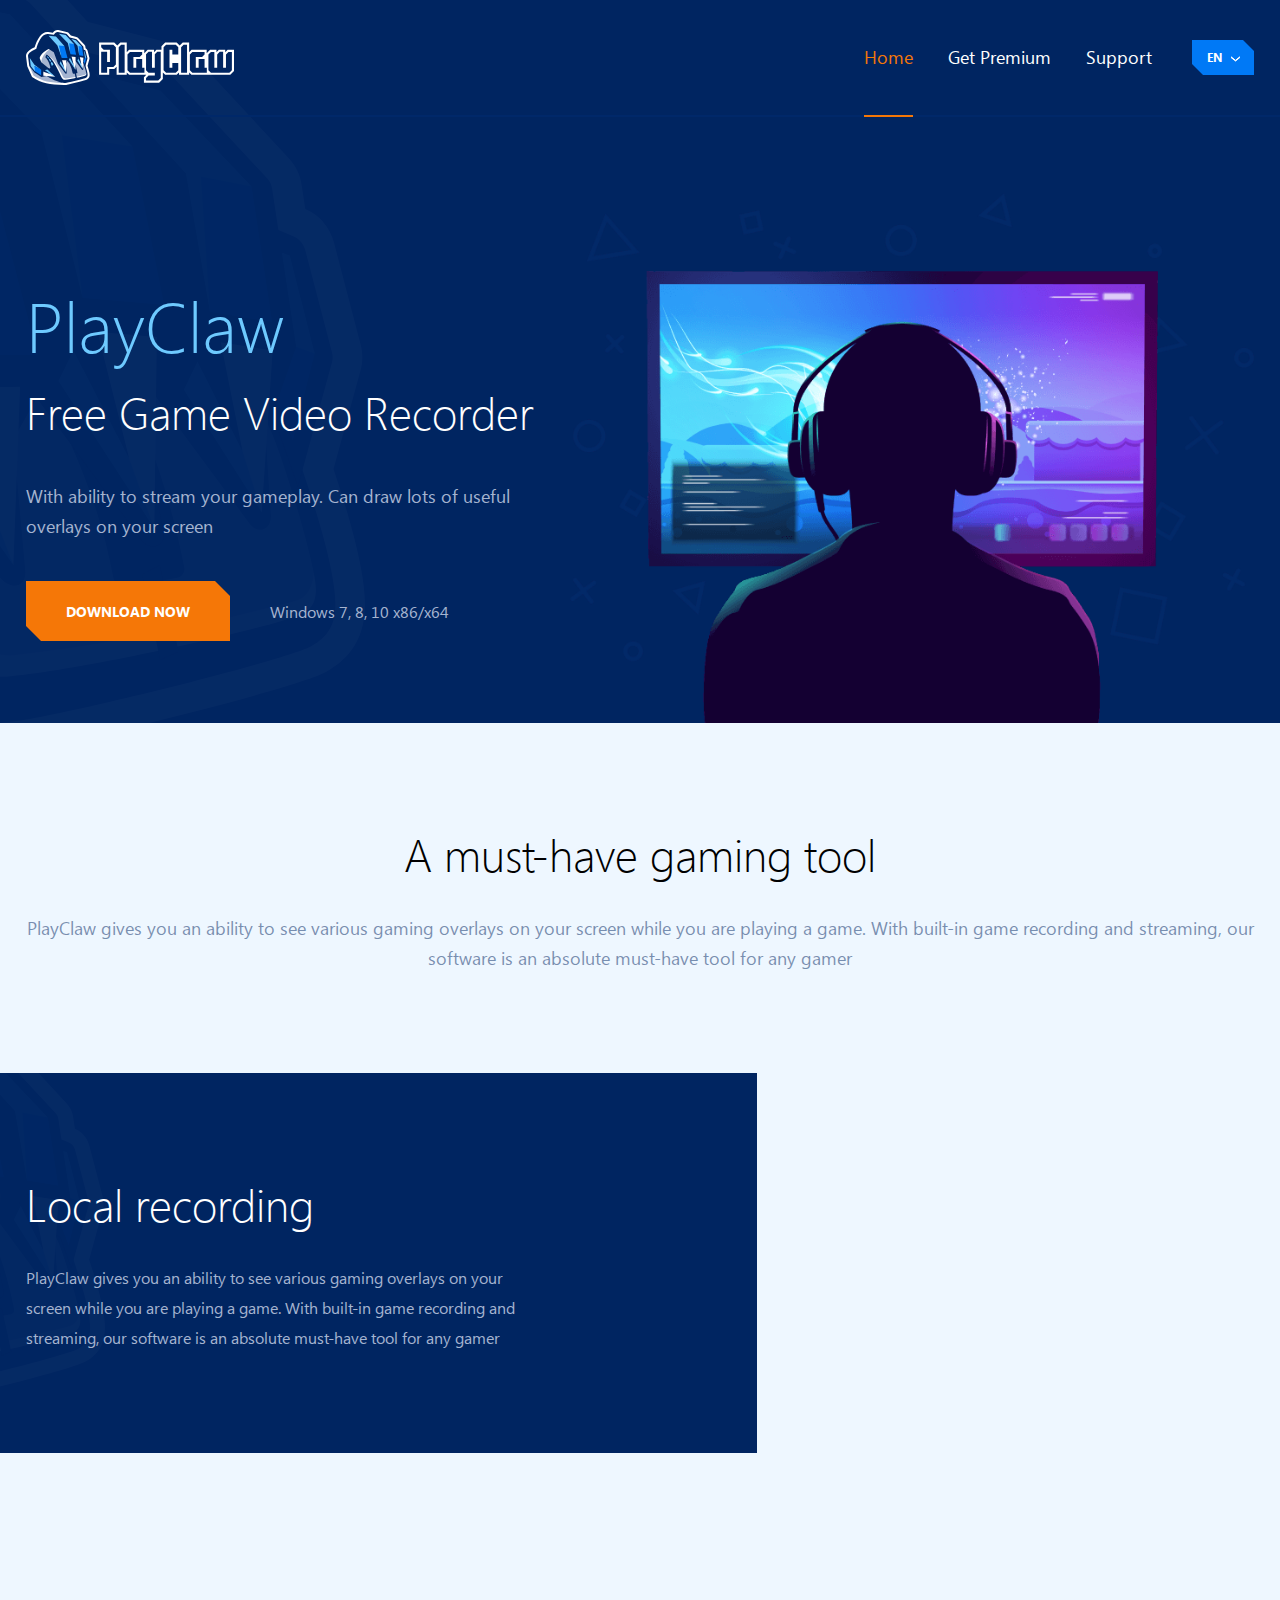
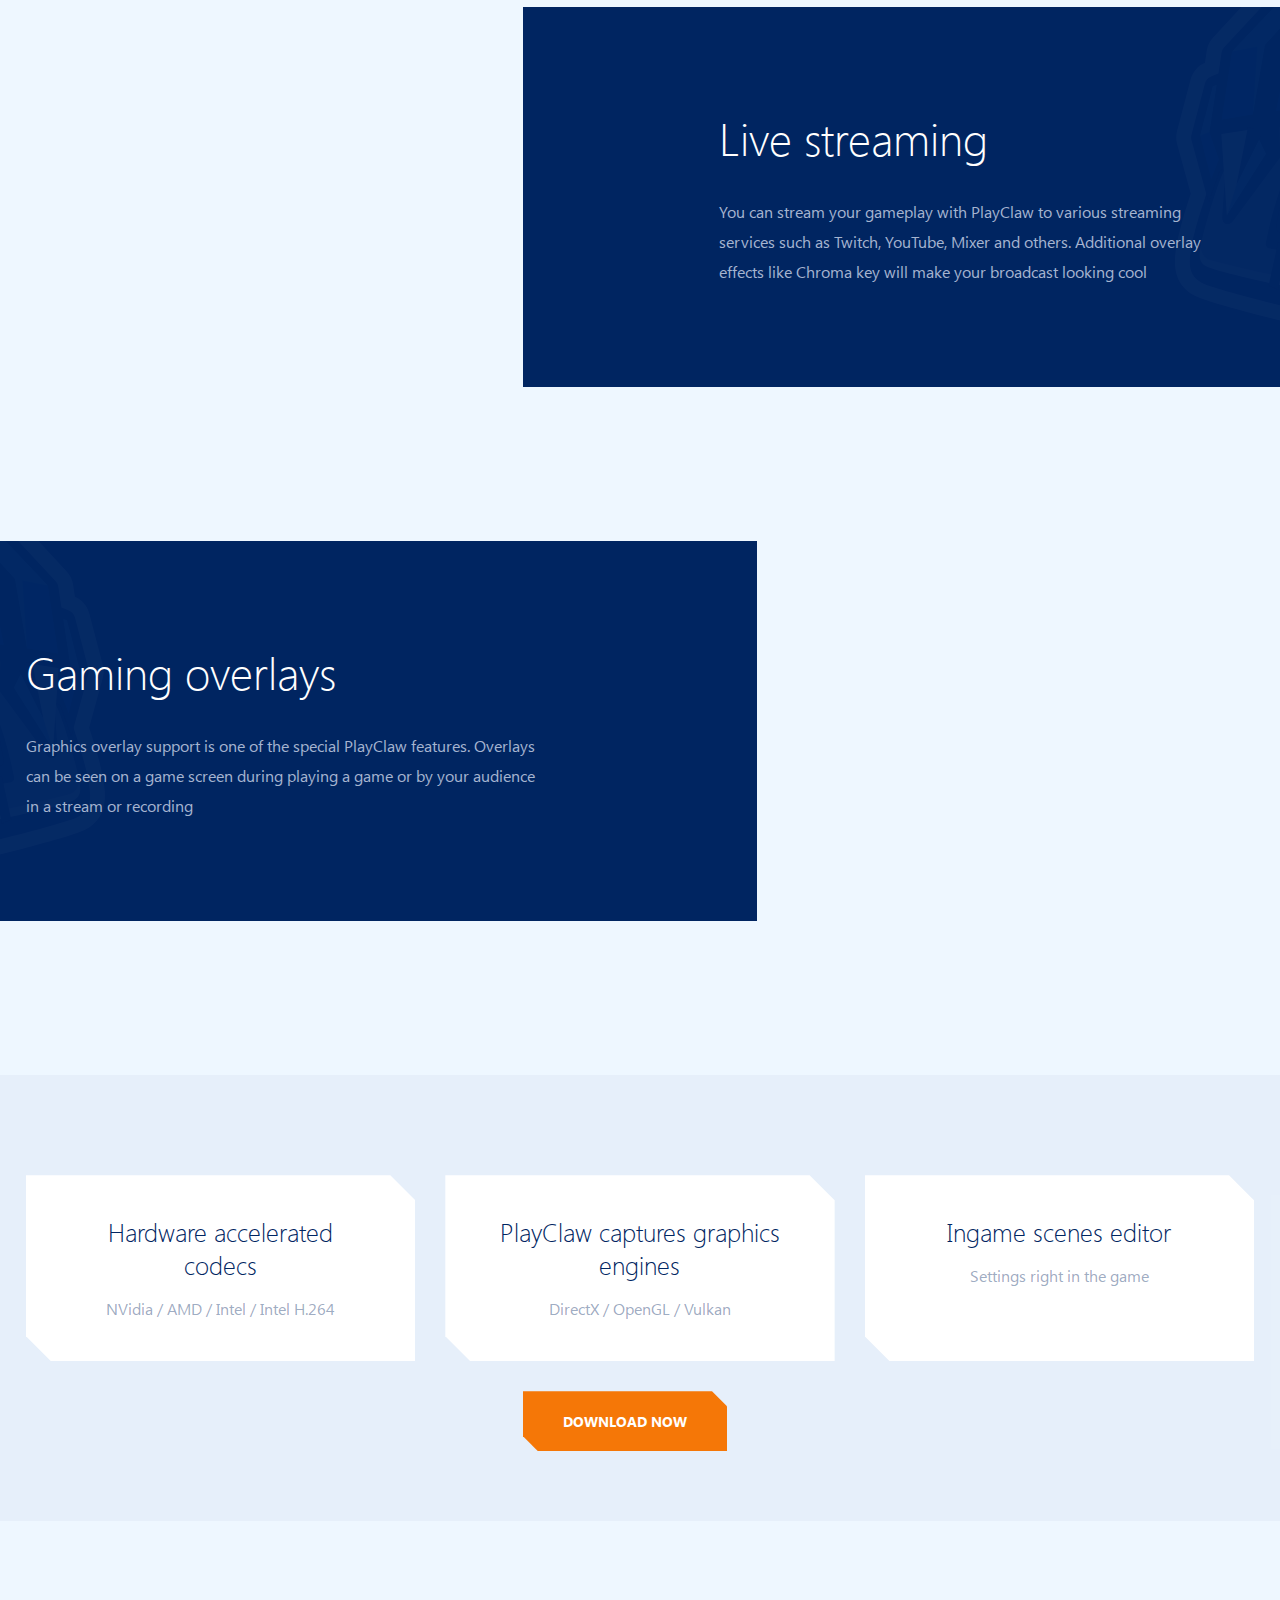
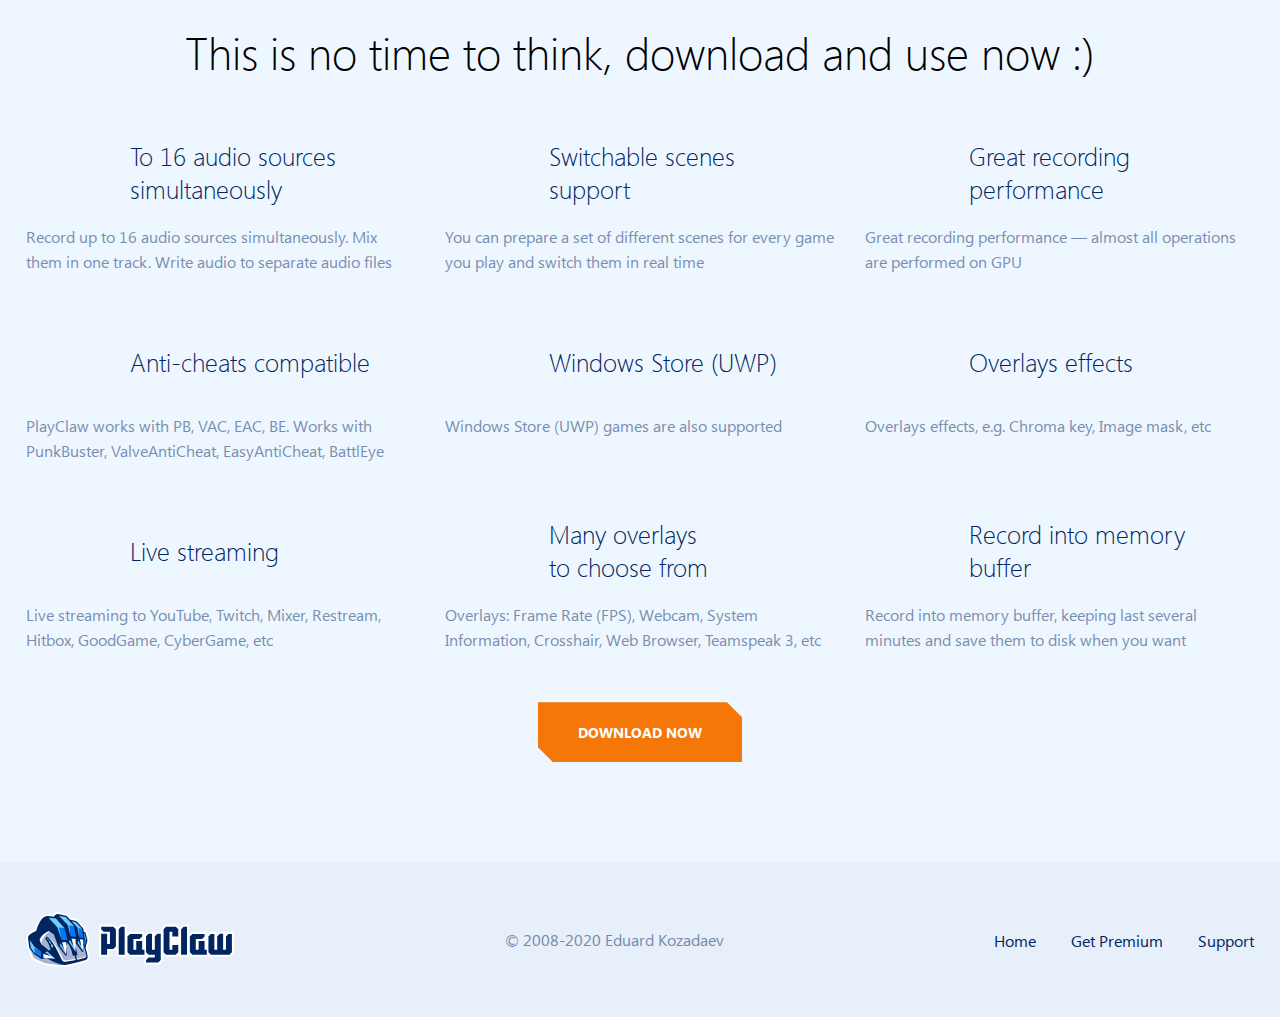
<file: index.html>
<!DOCTYPE html>
<html lang="ru">
	<head>
		<meta http-equiv="Content-Type" content="text/html; charset=utf-8">
		
		<meta http-equiv="X-UA-Compatible" content="IE=edge">

		<meta name="viewport" content="width=device-width, initial-scale=1, maximum-scale=1">

		<meta name="format-detection" content="telephone=no">
		<meta name="SKYPE_TOOLBAR" content ="SKYPE_TOOLBAR_PARSER_COMPATIBLE">

		<!-- Title -->
		<title>Title</title>

		<meta name="description" content="">
		<meta name="keywords" content="">

		<link rel="shortcut icon" href="images/favicon.ico">

		<!-- Styles -->
		<link rel="stylesheet" href="css/owl.carousel.css">
		<link rel="stylesheet" href="css/styles.css">

		<link rel="stylesheet" href="css/response_1199.css" media="(max-width: 1199px)">
		<link rel="stylesheet" href="css/response_1023.css" media="(max-width: 1023px)">
		<link rel="stylesheet" href="css/response_767.css" media="(max-width: 767px)">
		<link rel="stylesheet" href="css/response_479.css" media="(max-width: 479px)">
	</head>

	<body>
		<div class="wrap">
			<div class="main">
				<!-- Header -->
				<header>
					<div class="cont flex">
						<div class="logo"><a href="#"><img src="images/logo.svg" alt=""></a></div>

						<div class="wrap_menu flex">
							<button type="button" class="mob_menu_link">
								<span></span>
								<span></span>
								<span></span>
							</button>

							<nav class="menu flex">
								<div class="item"><a href="#" class="active">Home</a></div>
								<div class="item"><a href="#">Get Premium</a></div>
								<div class="item"><a href="#">Support</a></div>
							</nav>

							<div class="lang">
								<div class="select_wrap">
									<select>
										<option>En</option>
										<option>ru</option>
										<option>ua</option>
										<option>fr</option>
									</select>
								</div>
							</div>
						</div>
					
						<button type="button" class="mob_menu_link">
							<span></span>
							<span></span>
							<span></span>
						</button>
					</div>

					<div class="overlay"></div>
				</header>
				<!-- End Header -->


				<!-- Main -->
				<section class="main_section">
					<div class="bng bng1"><img src="images/ic_favicon.svg" alt=""></div>

					<div class="cont flex">
						<div class="info">
							<div class="title">PlayClaw</div>

							<div class="main_title color--white">Free Game Video Recorder</div>

							<div class="note">With ability to stream your gameplay. Can draw lots of useful overlays on your screen</div>

							<div class="link_wrap flex">
								<div class="link"><a href="#" class="link_btn">Download now</a></div>

								<div class="vers">Windows 7, 8, 10 x86/x64</div>
							</div>
						</div>

						<div class="img"><img src="images/main_img.png" alt=""></div>
					</div>
				</section>

				<section class="gaming-tools section_margin">
					<div class="cont">
						<div class="main_title center">A must-have gaming tool</div>

						<div class="subTitle center">PlayClaw gives you an ability to see various gaming overlays on your screen while you are playing a game. With built-in game recording and streaming, our software is an absolute must-have tool for any gamer</div>
					</div>

					<div class="items">
						<div class="item">
							<div class="cont flex">
								<div class="bng"><img src="images/ic_favicon.svg" alt=""></div>

								<div class="info">
									<div class="main_title color--white">Local recording</div>

									<div class="note">PlayClaw gives you an ability to see various gaming overlays on your screen while you are playing a game. With built-in game recording and streaming, our software is an absolute must-have tool for any gamer</div>
								</div>

								<div class="img"><img data-src="images/gaming_tool1.png" class="lozad" alt=""></div>
							</div>
						</div>

						<div class="item">
							<div class="cont flex">
								<div class="bng"><img src="images/ic_favicon.svg" alt=""></div>

								<div class="info">
									<div class="main_title color--white">Live streaming</div>

									<div class="note">You can stream your gameplay with PlayClaw to various streaming services such as Twitch, YouTube, Mixer and others. Additional overlay effects like Chroma key will make your broadcast looking cool</div>
								</div>

								<div class="img"><img data-src="images/gaming_tool2.png" class="lozad" alt=""></div>
							</div>
						</div>

						<div class="item">
							<div class="cont flex">
								<div class="bng"><img src="images/ic_favicon.svg" alt=""></div>

								<div class="info">
									<div class="main_title color--white">Gaming overlays</div>

									<div class="note">Graphics overlay support is one of the special PlayClaw features. Overlays can be seen on a game screen during playing a game or by your audience in a stream or recording</div>
								</div>

								<div class="img"><img data-src="images/gaming_tool3.png" class="lozad" alt=""></div>
							</div>
						</div>
					</div>
				</section>

				<section class="info-settings section_margin">
					<div class="cont">
						<div class="grid flex">
							<div class="item">
								<div class="title">Hardware accelerated codecs</div>

								<div class="data">NVidia / AMD / Intel / Intel H.264</div>
							</div>

							<div class="item">
								<div class="title">PlayClaw captures graphics engines</div>
								
								<div class="data">DirectX / OpenGL / Vulkan</div>
							</div>

							<div class="item">
								<div class="title">Ingame scenes editor</div>
								
								<div class="data">Settings right in the game</div>
							</div>

							<div class="link"><a href="#" class="link_btn">Download now</a></div>
						</div>
					</div>
				</section>

				<section class="applications section_margin">
					<div class="cont">
						<div class="main_title center">This is no time to think, download and use now :)</div>

						<div class="grid flex">
							<div class="item">
								<div class="top flex">
									<div class="thumb"><img data-src="images/ic_app1.svg" class="lozad" alt=""></div>

									<div class="title">To 16 audio sources simultaneously</div>
								</div>

								<div class="info">Record up to 16 audio sources simultaneously. Mix them in one track. Write audio to separate audio files</div>
							</div>

							<div class="item">
								<div class="top flex">
									<div class="thumb"><img data-src="images/ic_app2.svg" class="lozad" alt=""></div>

									<div class="title">Switchable scenes support</div>
								</div>
								
								<div class="info">You can prepare a set of different scenes for every game you play and switch them in real time</div>
							</div>

							<div class="item">
								<div class="top flex">
									<div class="thumb"><img data-src="images/ic_app3.svg" class="lozad" alt=""></div>

									<div class="title">Great recording performance</div>
								</div>
								
								<div class="info">Great recording performance — almost all operations are performed on GPU</div>
							</div>

							<div class="item">
								<div class="top flex">
									<div class="thumb"><img data-src="images/ic_app4.svg" class="lozad" alt=""></div>

									<div class="title">Anti-cheats compatible</div>
								</div>
								
								<div class="info">PlayClaw works with PB, VAC, EAC, BE. Works with PunkBuster, ValveAntiCheat, EasyAntiCheat, BattlEye</div>
							</div>

							<div class="item">
								<div class="top flex">
									<div class="thumb"><img data-src="images/ic_app5.svg" class="lozad" alt=""></div>

									<div class="title">Windows Store (UWP)</div>
								</div>
								
								<div class="info">Windows Store (UWP) games are also supported</div>
							</div>

							<div class="item">
								<div class="top flex">
									<div class="thumb"><img data-src="images/ic_app6.svg" class="lozad" alt=""></div>

									<div class="title">Overlays effects</div>
								</div>
								
								<div class="info">Overlays effects, e.g. Chroma key, Image mask, etc</div>
							</div>

							<div class="item">
								<div class="top flex">
									<div class="thumb"><img data-src="images/ic_app7.svg" class="lozad" alt=""></div>

									<div class="title">Live streaming</div>
								</div>
								
								<div class="info">Live streaming to YouTube, Twitch, Mixer, Restream, Hitbox, GoodGame, CyberGame, etc</div>
							</div>

							<div class="item">
								<div class="top flex">
									<div class="thumb"><img data-src="images/ic_app8.svg" class="lozad" alt=""></div>

									<div class="title">Many overlays <span class="inline-block">to choose from</span></div>
								</div>
								
								<div class="info">Overlays: Frame Rate (FPS), Webcam, System Information, Crosshair, Web Browser, Teamspeak 3, etc</div>
							</div>

							<div class="item">
								<div class="top flex">
									<div class="thumb"><img data-src="images/ic_app9.svg" class="lozad" alt=""></div>

									<div class="title">Record into memory buffer</div>
								</div>
								
								<div class="info">Record into memory buffer, keeping last several minutes and save them to disk when you want</div>
							</div>

							<div class="link"><a href="#" class="link_btn">Download now</a></div>
						</div>
					</div>
				</section>
				<!-- End Main -->
			</div>


			<!-- Footer -->
			<footer class="section_margin">
				<div class="cont flex">
					<div class="logo"><a href="#"><img src="images/logo.svg" alt=""></a></div>

					<button type="button" class="mob_menu_link">
						<span></span>
						<span></span>
						<span></span>
					</button>

					<div class="copy">&copy; 2008-2020 Eduard Kozadaev</div>

					<div class="menu">
						<ul>
							<li><a href="#">Home</a></li>
							<li><a href="#">Get Premium</a></li>
							<li><a href="#">Support</a></li>
						</ul>
					</div>
				</div>
			</footer>
			<!-- End Footer -->
		</div>

		<div class="supports_error">
			Your browser is outdated. We recommend updating it to the latest version<br /> or using a more modern one.
		</div>


		<!-- JavaScript -->
		<script src="js/jquery-3.5.0.min.js"></script>
		<script src="js/jquery-migrate-1.4.1.min.js"></script>

		<script src="js/lozad.min.js"></script>

		<script src="js/owl.carousel.min.js"></script>

		<script src="js/nice-select.js"></script>

		<script src="js/functions.js"></script>
		<script src="js/scripts.js"></script>
	</body>
</html>
</file>
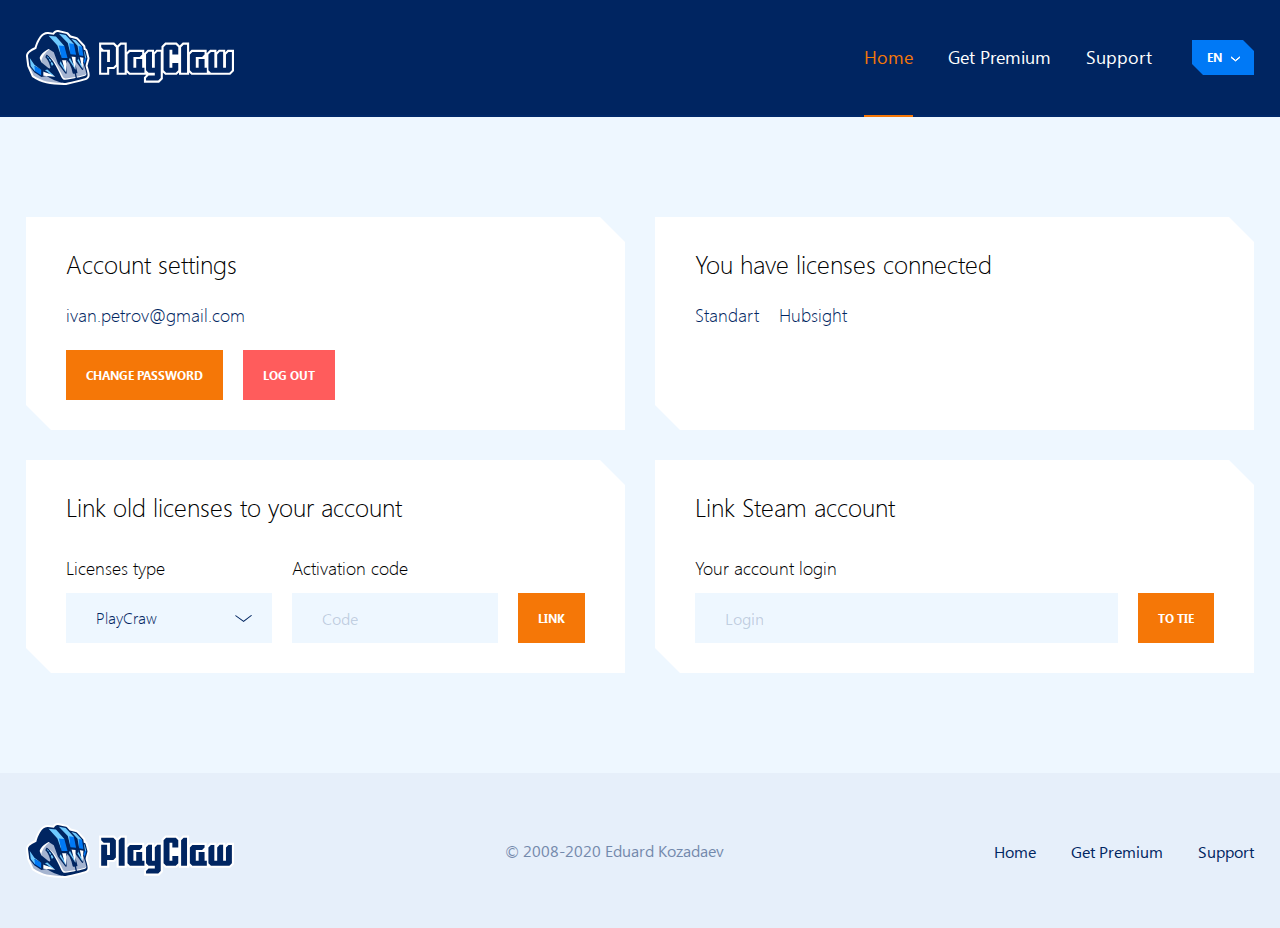
<file: account.html>
<!DOCTYPE html>
<html lang="ru">
	<head>
		<meta http-equiv="Content-Type" content="text/html; charset=utf-8">
		
		<meta http-equiv="X-UA-Compatible" content="IE=edge">

		<meta name="viewport" content="width=device-width, initial-scale=1, maximum-scale=1">

		<meta name="format-detection" content="telephone=no">
		<meta name="SKYPE_TOOLBAR" content ="SKYPE_TOOLBAR_PARSER_COMPATIBLE">

		<!-- Title -->
		<title>Title</title>

		<meta name="description" content="">
		<meta name="keywords" content="">

		<link rel="shortcut icon" href="images/favicon.ico">

		<!-- Styles -->
		<link rel="stylesheet" href="css/owl.carousel.css">
		<link rel="stylesheet" href="css/styles.css">

		<link rel="stylesheet" href="css/response_1199.css" media="(max-width: 1199px)">
		<link rel="stylesheet" href="css/response_1023.css" media="(max-width: 1023px)">
		<link rel="stylesheet" href="css/response_767.css" media="(max-width: 767px)">
		<link rel="stylesheet" href="css/response_479.css" media="(max-width: 479px)">
	</head>

	<body>
		<div class="wrap">
			<div class="main">
				<!-- Header -->
				<header class="static">
					<div class="cont flex">
						<div class="logo"><a href="#"><img src="images/logo.svg" alt=""></a></div>

						<div class="wrap_menu flex">
							<button type="button" class="mob_menu_link">
								<span></span>
								<span></span>
								<span></span>
							</button>

							<nav class="menu flex">
								<div class="item"><a href="#" class="active">Home</a></div>
								<div class="item"><a href="#">Get Premium</a></div>
								<div class="item"><a href="#">Support</a></div>
							</nav>

							<div class="lang">
								<div class="select_wrap">
									<select>
										<option>En</option>
										<option>ru</option>
										<option>ua</option>
										<option>fr</option>
									</select>
								</div>
							</div>
						</div>
					
						<button type="button" class="mob_menu_link">
							<span></span>
							<span></span>
							<span></span>
						</button>
					</div>

					<div class="overlay"></div>
				</header>
				<!-- End Header -->


				<!-- Main -->
				<section class="account section_margin">
					<div class="cont">
						<div class="grid flex">
							<div class="box">
								<div class="title">Аccount settings</div>

								<div class="info_line flex">
									<div class="item">ivan.petrov@gmail.com</div>
								</div>

								<div class="links flex">
									<div class="link"><a href="#" class="link_btn">Change password</a></div>
									<div class="link"><a href="#" class="link_btn pink">log out</a></div>
								</div>
							</div>

							<div class="box">
								<div class="title">You have licenses connected</div>

								<div class="info_line flex">
									<div class="item"><a href="#">Standart</a></div>
									<div class="item"><a href="#">Hubsight</a></div>
								</div>
							</div>
							
							<div class="box">
								<div class="title">Link old licenses to your account</div>

								<form action="#" class="form">
									<div class="line_flex flex flex_wrap">
										<div class="line_form">
											<div class="label">Licenses type</div>
										
											<div class="field">
												<div class="select_wrap">
													<select>
														<option>PlayCraw</option>
														<option>PlayCraw</option>
														<option>PlayCraw</option>
													</select>
												</div>
											</div>
										</div>

										<div class="line_form">
											<div class="label">Activation code</div>
										
											<div class="field">
												<input type="text" name="" value="" class="input" placeholder="Code">
											</div>
										</div>

										<div class="submit">
											<button type="submit" class="submit_btn">link</button>
										</div>
									</div>
								</form>
							</div>
							
							<div class="box">
								<div class="title">Link Steam account</div>

								<form action="#" class="form">
									<div class="line_flex flex">
										<div class="line_form length">
											<div class="label">Your account login</div>
										
											<div class="field">
												<input type="text" name="" value="" class="input" placeholder="Login">
											</div>
										</div>

										<div class="submit">
											<button type="submit" class="submit_btn">to tie</button>
										</div>
									</div>
								</form>
							</div>
						</div>
					</div>
				</section>
				<!-- End Main -->
			</div>


			<!-- Footer -->
			<footer class="section_margin">
				<div class="cont flex">
					<div class="logo"><a href="#"><img src="images/logo.svg" alt=""></a></div>

					<button type="button" class="mob_menu_link">
						<span></span>
						<span></span>
						<span></span>
					</button>

					<div class="copy">&copy; 2008-2020 Eduard Kozadaev</div>

					<div class="menu">
						<ul>
							<li><a href="#">Home</a></li>
							<li><a href="#">Get Premium</a></li>
							<li><a href="#">Support</a></li>
						</ul>
					</div>
				</div>
			</footer>
			<!-- End Footer -->
		</div>

		<div class="supports_error">
			Your browser is outdated. We recommend updating it to the latest version<br /> or using a more modern one.
		</div>


		<!-- JavaScript -->
		<script src="js/jquery-3.5.0.min.js"></script>
		<script src="js/jquery-migrate-1.4.1.min.js"></script>

		<script src="js/lozad.min.js"></script>

		<script src="js/owl.carousel.min.js"></script>

		<script src="js/nice-select.js"></script>

		<script src="js/functions.js"></script>
		<script src="js/scripts.js"></script>
	</body>
</html>
</file>
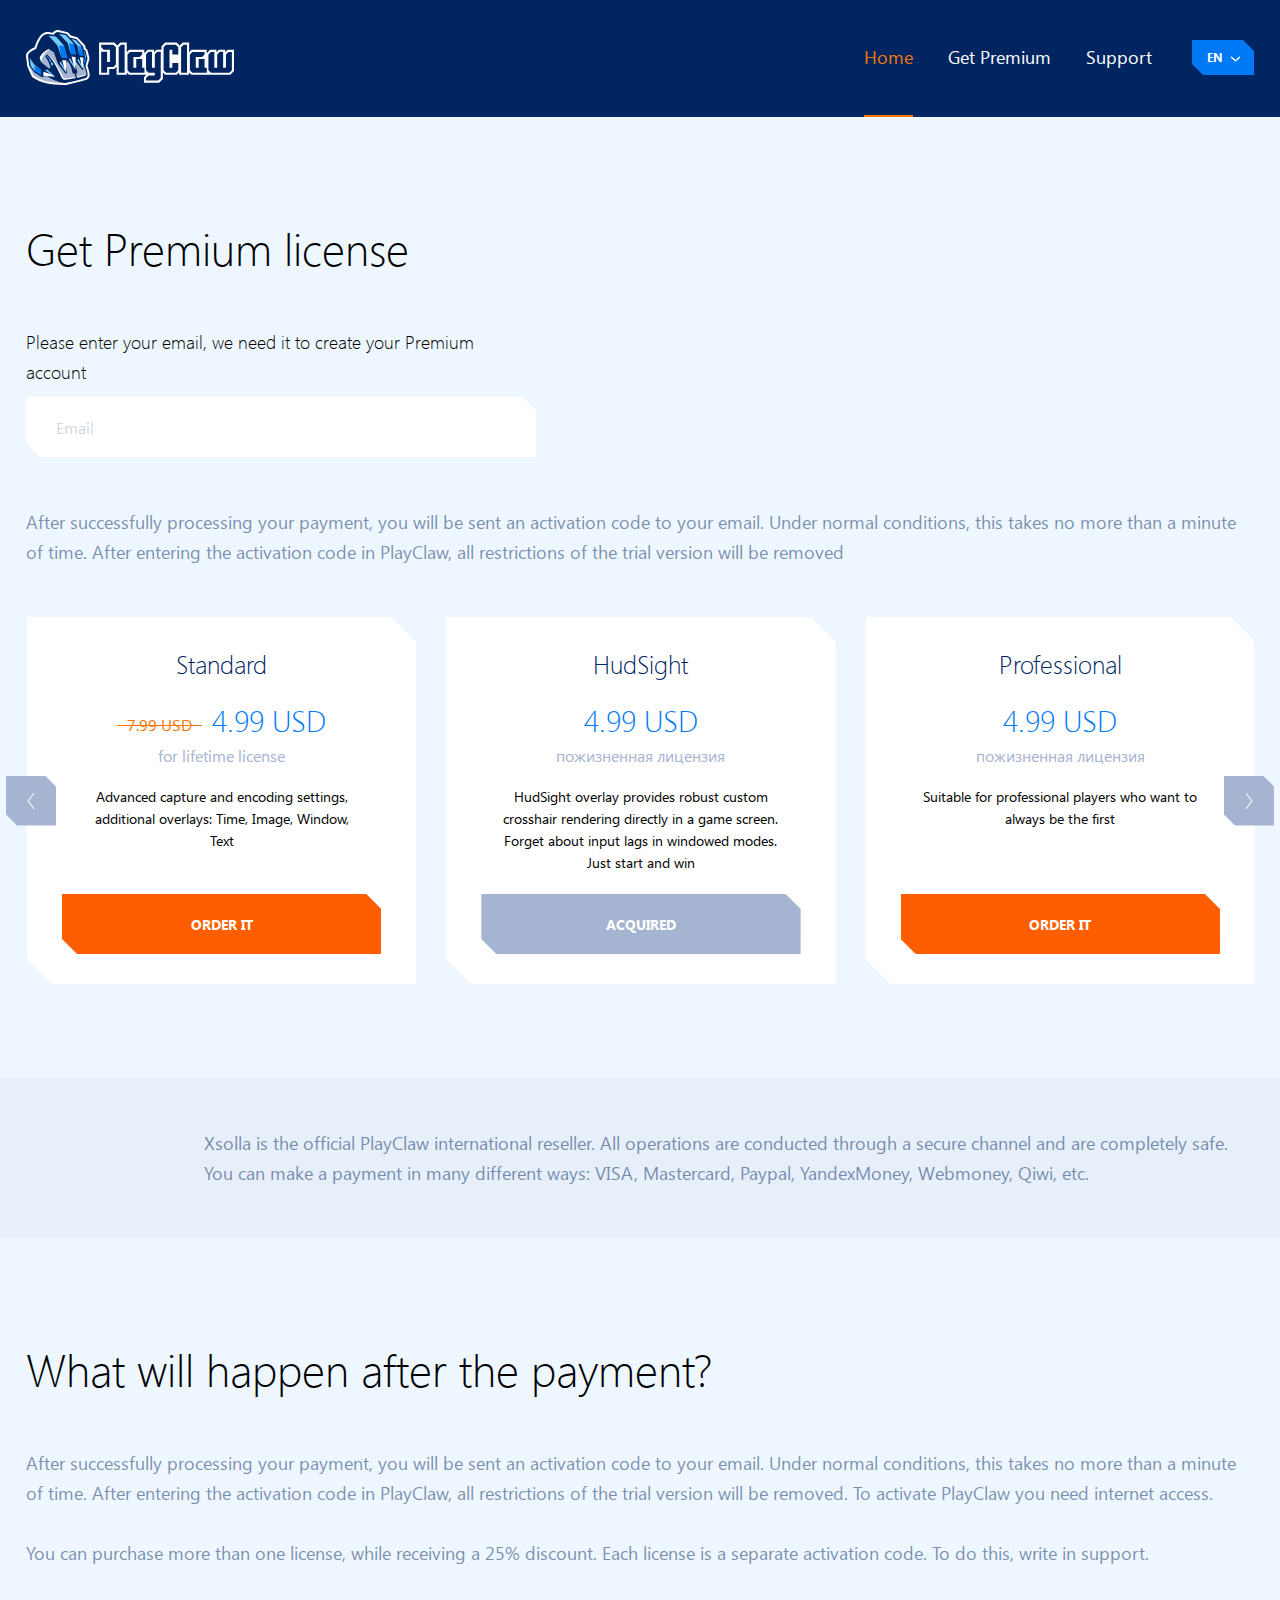
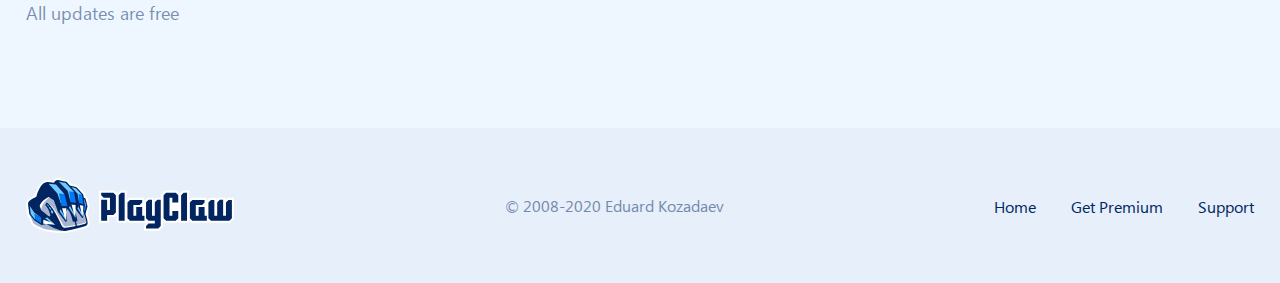
<file: premium.html>
<!DOCTYPE html>
<html lang="ru">
	<head>
		<meta http-equiv="Content-Type" content="text/html; charset=utf-8">
		
		<meta http-equiv="X-UA-Compatible" content="IE=edge">

		<meta name="viewport" content="width=device-width, initial-scale=1, maximum-scale=1">

		<meta name="format-detection" content="telephone=no">
		<meta name="SKYPE_TOOLBAR" content ="SKYPE_TOOLBAR_PARSER_COMPATIBLE">

		<!-- Title -->
		<title>Title</title>

		<meta name="description" content="">
		<meta name="keywords" content="">

		<link rel="shortcut icon" href="images/favicon.ico">

		<!-- Styles -->
		<link rel="stylesheet" href="css/owl.carousel.css">
		<link rel="stylesheet" href="css/styles.css">

		<link rel="stylesheet" href="css/response_1199.css" media="(max-width: 1199px)">
		<link rel="stylesheet" href="css/response_1023.css" media="(max-width: 1023px)">
		<link rel="stylesheet" href="css/response_767.css" media="(max-width: 767px)">
		<link rel="stylesheet" href="css/response_479.css" media="(max-width: 479px)">
	</head>

	<body>
		<div class="wrap">
			<div class="main">
				<!-- Header -->
				<header class="static">
					<div class="cont flex">
						<div class="logo"><a href="#"><img src="images/logo.svg" alt=""></a></div>

						<div class="wrap_menu flex">
							<button type="button" class="mob_menu_link">
								<span></span>
								<span></span>
								<span></span>
							</button>

							<nav class="menu flex">
								<div class="item"><a href="#" class="active">Home</a></div>
								<div class="item"><a href="#">Get Premium</a></div>
								<div class="item"><a href="#">Support</a></div>
							</nav>

							<div class="lang">
								<div class="select_wrap">
									<select>
										<option>En</option>
										<option>ru</option>
										<option>ua</option>
										<option>fr</option>
									</select>
								</div>
							</div>
						</div>
					
						<button type="button" class="mob_menu_link">
							<span></span>
							<span></span>
							<span></span>
						</button>
					</div>

					<div class="overlay"></div>
				</header>
				<!-- End Header -->


				<!-- Main -->
				<section class="premium section_margin">
					<div class="cont">
						<div class="main_title">Get Premium license</div>

						<form action="#" class="form">
							<div class="line_form">
								<div class="label">Please enter your email, we need it to create your Premium account</div>
							
								<div class="field">
									<input type="text" name="" value="" class="input" placeholder="Email">
								</div>
							</div>
						</form>

						<div class="note">After successfully processing your payment, you will be sent an activation code to your email. Under normal conditions, this takes no more than a minute of time. After entering the activation code in PlayClaw, all restrictions of the trial version will be removed</div>

						<div class="carousel owl-carousel">
							<div class="slide">
								<div class="item">
									<div class="title">Standard</div>

									<div class="wrap_price">
										<div class="old_price">7.99 USD</div>

										<div class="price">4.99 USD</div>
									</div>

									<div class="timeline">for lifetime license</div>

									<div class="desc">Advanced capture and encoding settings, additional overlays: Time, Image, Window, Text</div>

									<div class="link"><a href="#" class="link_btn">order it</a></div>
								</div>
							</div>

							<div class="slide">
								<div class="item">
									<div class="title">HudSight</div>

									<div class="wrap_price">
										<div class="price">4.99 USD</div>
									</div>

									<div class="timeline">пожизненная лицензия</div>

									<div class="desc">HudSight overlay provides robust custom crosshair rendering directly in a game screen. Forget about input lags in windowed modes. Just start and win</div>

									<div class="link"><a href="#" class="link_btn disabled">acquired</a></div>
								</div>
							</div>

							<div class="slide">
								<div class="item">
									<div class="title">Professional</div>

									<div class="wrap_price">
										<div class="price">4.99 USD</div>
									</div>

									<div class="timeline">пожизненная лицензия</div>

									<div class="desc">Suitable for professional players who want to always be the first</div>

									<div class="link"><a href="#" class="link_btn">order it</a></div>
								</div>
							</div>

							<div class="slide">
								<div class="item">
									<div class="title">Standard</div>

									<div class="wrap_price">
										<div class="old_price">7.99 USD</div>

										<div class="price">4.99 USD</div>
									</div>

									<div class="timeline">for lifetime license</div>

									<div class="desc">Advanced capture and encoding settings, additional overlays: Time, Image, Window, Text</div>

									<div class="link"><a href="#" class="link_btn">order it</a></div>
								</div>
							</div>

							<div class="slide">
								<div class="item">
									<div class="title">HudSight</div>

									<div class="wrap_price">
										<div class="price">4.99 USD</div>
									</div>

									<div class="timeline">пожизненная лицензия</div>

									<div class="desc">HudSight overlay provides robust custom crosshair rendering directly in a game screen. Forget about input lags in windowed modes. Just start and win</div>

									<div class="link"><a href="#" class="link_btn disabled">acquired</a></div>
								</div>
							</div>

							<div class="slide">
								<div class="item">
									<div class="title">Professional</div>

									<div class="wrap_price">
										<div class="price">4.99 USD</div>
									</div>

									<div class="timeline">пожизненная лицензия</div>

									<div class="desc">Suitable for professional players who want to always be the first</div>

									<div class="link"><a href="#" class="link_btn">order it</a></div>
								</div>
							</div>
						</div>
					</div>
				</section>

				<section class="payment">
					<div class="cont flex">
						<div class="icons"><img data-src="images/img_icons.svg" class="lozad" alt=""></div>

						<div class="info">Xsolla is the official PlayClaw international reseller. All operations are conducted through a secure channel and are completely safe. You can make a payment in many different ways: VISA, Mastercard, Paypal, YandexMoney, Webmoney, Qiwi, etc.</div>
					</div>
				</section>

				<article class="article section_margin">
					<div class="cont">
						<div class="main_title">What will happen after the payment?</div>

						<div class="text_block">
							<p>
								After successfully processing your payment, you will be sent an activation code to your email. Under normal conditions, this takes no more than a minute of time. After entering the activation code in PlayClaw, all restrictions of the trial version will be removed. To activate PlayClaw you need internet access.
							</p>

							<p>
								You can purchase more than one license, while receiving a 25% discount. Each license is a separate activation code. To do this, write in support.
							</p>

							<p>
								All updates are free
							</p>
						</div>
					</div>
				</article>
				<!-- End Main -->
			</div>


			<!-- Footer -->
			<footer class="section_margin">
				<div class="cont flex">
					<div class="logo"><a href="#"><img src="images/logo.svg" alt=""></a></div>

					<button type="button" class="mob_menu_link">
						<span></span>
						<span></span>
						<span></span>
					</button>

					<div class="copy">&copy; 2008-2020 Eduard Kozadaev</div>

					<div class="menu">
						<ul>
							<li><a href="#">Home</a></li>
							<li><a href="#">Get Premium</a></li>
							<li><a href="#">Support</a></li>
						</ul>
					</div>
				</div>
			</footer>
			<!-- End Footer -->
		</div>

		<div class="supports_error">
			Your browser is outdated. We recommend updating it to the latest version<br /> or using a more modern one.
		</div>


		<!-- JavaScript -->
		<script src="js/jquery-3.5.0.min.js"></script>
		<script src="js/jquery-migrate-1.4.1.min.js"></script>

		<script src="js/lozad.min.js"></script>

		<script src="js/owl.carousel.min.js"></script>

		<script src="js/nice-select.js"></script>

		<script src="js/functions.js"></script>
		<script src="js/scripts.js"></script>
	</body>
</html>
</file>
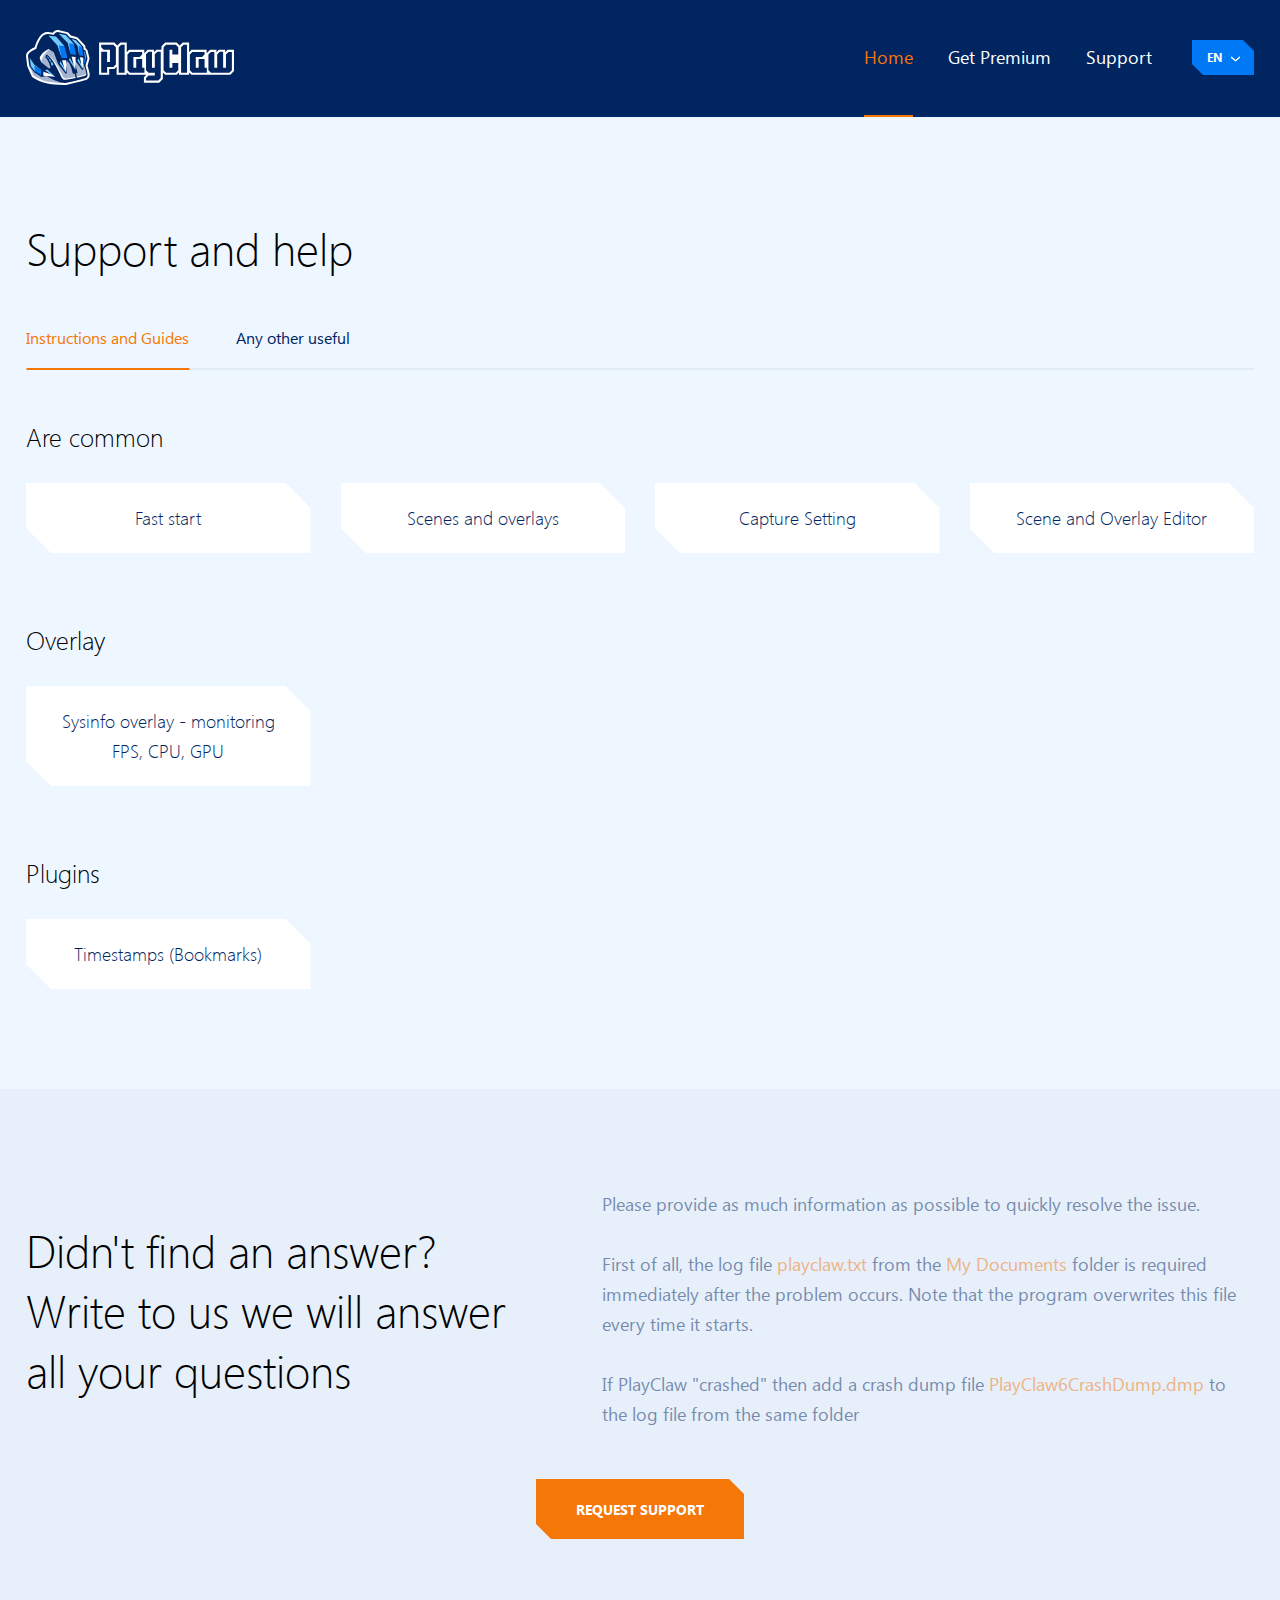
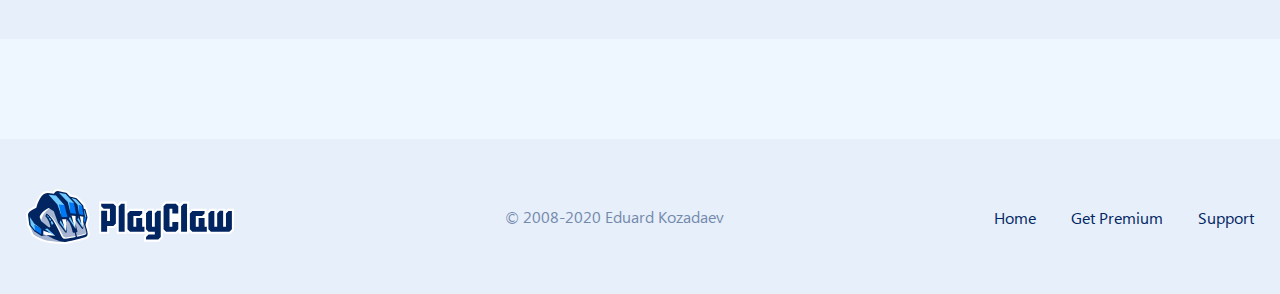
<file: support.html>
<!DOCTYPE html>
<html lang="ru">
	<head>
		<meta http-equiv="Content-Type" content="text/html; charset=utf-8">
		
		<meta http-equiv="X-UA-Compatible" content="IE=edge">

		<meta name="viewport" content="width=device-width, initial-scale=1, maximum-scale=1">

		<meta name="format-detection" content="telephone=no">
		<meta name="SKYPE_TOOLBAR" content ="SKYPE_TOOLBAR_PARSER_COMPATIBLE">

		<!-- Title -->
		<title>Title</title>

		<meta name="description" content="">
		<meta name="keywords" content="">

		<link rel="shortcut icon" href="images/favicon.ico">

		<!-- Styles -->
		<link rel="stylesheet" href="css/owl.carousel.css">
		<link rel="stylesheet" href="css/styles.css">

		<link rel="stylesheet" href="css/response_1199.css" media="(max-width: 1199px)">
		<link rel="stylesheet" href="css/response_1023.css" media="(max-width: 1023px)">
		<link rel="stylesheet" href="css/response_767.css" media="(max-width: 767px)">
		<link rel="stylesheet" href="css/response_479.css" media="(max-width: 479px)">
	</head>

	<body>
		<div class="wrap">
			<div class="main">
				<!-- Header -->
				<header class="static">
					<div class="cont flex">
						<div class="logo"><a href="#"><img src="images/logo.svg" alt=""></a></div>

						<div class="wrap_menu flex">
							<button type="button" class="mob_menu_link">
								<span></span>
								<span></span>
								<span></span>
							</button>

							<nav class="menu flex">
								<div class="item"><a href="#" class="active">Home</a></div>
								<div class="item"><a href="#">Get Premium</a></div>
								<div class="item"><a href="#">Support</a></div>
							</nav>

							<div class="lang">
								<div class="select_wrap">
									<select>
										<option>En</option>
										<option>ru</option>
										<option>ua</option>
										<option>fr</option>
									</select>
								</div>
							</div>
						</div>
					
						<button type="button" class="mob_menu_link">
							<span></span>
							<span></span>
							<span></span>
						</button>
					</div>

					<div class="overlay"></div>
				</header>
				<!-- End Header -->


				<!-- Main -->
				<section class="support section_margin">
					<div class="cont">
						<div class="main_title">Support and help</div>

						<div class="tabs_container">
							<div class="main_tabs tabs">
								<button type="button" data-content="#tab1" data-level="level1" class="active">Instructions and Guides</button>

								<button type="button" data-content="#tab2" data-level="level1">Any other useful</button>
							</div>

							<div class="select_wrap tabs_select">
								<select>
									<option data-href="#tab1" data-level="level1" selected>Instructions and Guides</option>
									<option data-href="#tab2" data-level="level1">Any other useful</option>
								</select>
							</div>

							<div class="tab_content level1 active" id="tab1">
								<div class="support-line">
									<div class="title">Are common</div>

									<div class="grid flex">
										<a href="#" class="item">Fast start</a>
										<a href="#" class="item">Scenes and overlays</a>
										<a href="#" class="item">Capture Setting</a>
										<a href="#" class="item">Scene and Overlay Editor</a>
									</div>
								</div>

								<div class="support-line">
									<div class="title">Overlay</div>

									<div class="grid flex">
										<a href="#" class="item">Sysinfo overlay - monitoring FPS, CPU, GPU</a>
										<!-- <div class="item disabled">Nothing here yet</div> -->
									</div>
								</div>

								<div class="support-line">
									<div class="title">Plugins</div>

									<div class="grid flex">
										<a href="#" class="item">Timestamps (Bookmarks)</a>
									</div>
								</div>
							</div>

							<div class="tab_content level1" id="tab2">
								<div class="support-line">
									<div class="title">Are common</div>

									<div class="grid flex">
										<a href="#" class="item">Fast start</a>
										<a href="#" class="item">Scenes and overlays</a>
										<a href="#" class="item">Capture Setting</a>
										<a href="#" class="item">Scene and Overlay Editor</a>
									</div>
								</div>

								<div class="support-line">
									<div class="title">Overlay</div>

									<div class="grid flex">
										<a href="#" class="item">Sysinfo overlay - monitoring FPS, CPU, GPU</a>
										<div class="item disabled">Nothing here yet</div>
										<div class="item disabled">Nothing here yet</div>
										<div class="item disabled">Nothing here yet</div>
									</div>
								</div>

								<div class="support-line">
									<div class="title">Plugins</div>

									<div class="grid flex">
										<a href="#" class="item">Timestamps (Bookmarks)</a>
										<div class="item disabled">Nothing here yet</div>
										<div class="item disabled">Nothing here yet</div>
										<div class="item disabled">Nothing here yet</div>
									</div>
								</div>
							</div>
						</div>
					</div>
				</section>

				<section class="support-answer section_margin">
					<div class="cont">
						<div class="grid flex">
							<div class="main_title">Didn't find an answer? Write to us we will answer all your questions</div>

							<div class="text_block">
								<p>Please provide as much information as possible to quickly resolve the issue.</p>

								<p>First of all, the log file <a href="#">playclaw.txt</a> from the <a href="#">My Documents</a> folder is required immediately after the problem occurs. Note that the program overwrites this file every time it starts.</p>

								<p>If PlayClaw "crashed" then add a crash dump file <a href="#">PlayClaw6CrashDump.dmp</a> to the log file from the same folder</p>
							</div>
						</div>

						<div class="link"><a href="#" class="link_btn">request support</a></div>
					</div>
				</section>
				<!-- End Main -->
			</div>


			<!-- Footer -->
			<footer class="section_margin">
				<div class="cont flex">
					<div class="logo"><a href="#"><img src="images/logo.svg" alt=""></a></div>

					<button type="button" class="mob_menu_link">
						<span></span>
						<span></span>
						<span></span>
					</button>

					<div class="copy">&copy; 2008-2020 Eduard Kozadaev</div>

					<div class="menu">
						<ul>
							<li><a href="#">Home</a></li>
							<li><a href="#">Get Premium</a></li>
							<li><a href="#">Support</a></li>
						</ul>
					</div>
				</div>
			</footer>
			<!-- End Footer -->
		</div>

		<div class="supports_error">
			Your browser is outdated. We recommend updating it to the latest version<br /> or using a more modern one.
		</div>


		<!-- JavaScript -->
		<script src="js/jquery-3.5.0.min.js"></script>
		<script src="js/jquery-migrate-1.4.1.min.js"></script>

		<script src="js/lozad.min.js"></script>

		<script src="js/owl.carousel.min.js"></script>

		<script src="js/nice-select.js"></script>

		<script src="js/functions.js"></script>
		<script src="js/scripts.js"></script>
	</body>
</html>
</file>
<file: css/styles.css>
@font-face{    font-family: 'Segoe UI';    font-weight: 300;    font-style: normal;    src: url('../fonts/SegoeUI-Light.woff') format('woff'),    url('../fonts/SegoeUI-Light.ttf') format('truetype');    font-display: swap;}@font-face{    font-family: 'Segoe UI';    font-weight: 400;    font-style: normal;    src: url('../fonts/SegoeUI.woff') format('woff'),    url('../fonts/SegoeUI.ttf') format('truetype');    font-display: swap;}@font-face{    font-family: 'Segoe UI';    font-weight: 700;    font-style: normal;    src: url('../fonts/SegoeUI-Bold.woff') format('woff'),    url('../fonts/SegoeUI-Bold.ttf') format('truetype');    font-display: swap;}*{    box-sizing: border-box;    margin: 0;    padding: 0;}*:before,*:after{    box-sizing: border-box;}img{    border: none;}textarea{    overflow: auto;}input,textarea,input:active,textarea:active{    -webkit-border-radius: 0;            border-radius: 0;         outline: none transparent !important;    box-shadow: none;    -webkit-appearance: none;            appearance: none;    -moz-outline: none !important;}input[type=submit],button[type=submit],input[type=reset],button[type=reset]{    -webkit-border-radius: 0;    -webkit-appearance: none;}:focus{    outline: none;}:hover,:active{    -webkit-tap-highlight-color: rgba(0,0,0,0);    -webkit-touch-callout: none;}::-ms-clear{    display: none;}/*---------------    Main styles---------------*/:root{    --font_size: 18px;    --line_height: 30px;    --text_color: rgba(0, 37, 97, .5);    --scroll_width: 17px;    --font_family: 'Segoe UI', sans-serif;    /* colors */    --black: #000;    --dark-blue: #002561;    --white: #fff;    --blue: #0079F6;    --orange: #F57707;    --blue-gray: #A5B4D0;    --bg: #EEF7FF;}.clear{    clear: both;}.left{    float: left;}.right{    float: right;}html{    height: 100%;    background: #EEF7FF;    -webkit-font-smoothing: antialiased;    -moz-osx-font-smoothing: grayscale;        -ms-text-size-adjust: 100%;    -webkit-text-size-adjust: 100%;}body{    color: var(--text_color);    font: var(--font_size)/var(--line_height) var(--font_family);    height: 100%;    -webkit-tap-highlight-color: transparent;    -webkit-touch-callout: none;    -webkit-overflow-scrolling: touch;    text-rendering: optimizeLegibility;    text-decoration-skip: objects;}body.lock{    overflow: hidden;}.wrap{    position: relative;    display: flex;    overflow: hidden;    flex-direction: column;    min-height: 100%;}.main{    flex: 1 0 auto;}.cont{    width: 100%;    max-width: 1268px;    margin: 0 auto;    padding: 0 20px;}.compensate-for-scrollbar{    margin-right: var(--scroll_width) !important;}.lozad{    transition: .5s linear;    opacity: 0;}.lozad.loaded{    opacity: 1;}.flex{    display: flex;    justify-content: flex-start;    align-items: flex-start;    align-content: flex-start;    flex-wrap: wrap;}::-webkit-input-placeholder{    color: rgba(0, 37, 97, .2);}:-moz-placeholder{    color: rgba(0, 37, 97, .2);}:-ms-input-placeholder{    color: rgba(0, 37, 97, .2);}.form .label{    margin-bottom: 10px;    color: var(--black);    font-size: 18px;    font-weight: 300;}.form .line_flex{    justify-content: space-between;}.form .line_form{    margin-bottom: 30px;}.form .line_flex .line_form{    width: calc(50% - 10px);}.form .input{    display: block;    width: 100%;    height: 60px;    padding: 0 30px;    color: var(--dark-blue);    font: 16px var(--font_family);    border: none;    background: #fff;    transition: .2s linear;}.form .input:disabled,.form textarea:disabled,.checkbox .label_check input[type=checkbox]:disabled + .check_text{    opacity: .5;    cursor: default;    pointer-events: none;}.form .error_text{    margin-top: 6px;    color: red;    font-size: 12px;    line-height: normal;}.form .submit_btn{    position: relative;    display: inline-block;    vertical-align: top;    vertical-align: top;    height: 50px;    padding: 0 20px;    color: var(--white);    font: 700 12px var(--font_family);    border: none;    background: var(--orange);    cursor: pointer;    text-transform: uppercase;    transition: .2s linear;}.form .submit_btn:hover{    background: #ff9b42;}.form .submit_btn:active{    background: #dc6700;}.select_wrap{    position: relative;}.select_wrap select{    position: absolute;    top: 0;    left: 0;    display: none;    width: 100%;    height: 100%;    opacity: 0;}.select_wrap .nice-select{    position: relative;    display: block;    --height: 50px;}.select_wrap .nice-select.open{    z-index: 20;}.select_wrap .nice-select .current{    position: relative;    z-index: 10;    display: block;    overflow: hidden;    width: 100%;    height: var(--height);    padding: 0 30px;    padding-right: 45px;    color: var(--dark-blue);    font-size: 16px;    font-weight: 300;    line-height: var(--height);    background: var(--bg);    cursor: pointer;    white-space: nowrap;    text-overflow: ellipsis;    transition: .2s linear;}.select_wrap .nice-select .current:after{    position: absolute;    top: 50%;    right: 20px;    width: 17px;    height: 7px;    margin-top: -3px;    background: url('../images/ic_check.svg') 0 0 no-repeat;    content: '';    transition: .2s linear;}.select_wrap .nice-select.open .current:after{    transform: scale(1, -1);}.select_wrap .nice-select .list{    position: absolute;    top: 100%;    left: 0;    z-index: 9;    visibility: hidden;    overflow: hidden;    min-width: 100%;    color: var(--white);    opacity: 0;    background: var(--bg);    pointer-events: none;    transition: .2s linear;}.select_wrap .nice-select.open .list{    visibility: visible;    opacity: 1;    pointer-events: all;}.select_wrap .nice-select .list .scrollbar{    overflow-y: auto;    max-height: 250px;}.select_wrap .nice-select .list .list_item{    display: flex;    min-height: var(--height);    padding: 5px 30px;    color: var(--white);    font-size: 16px;    font-weight: 300;    line-height: normal;    background: var(--blue-gray);    cursor: pointer;    transition: .2s linear;    justify-content: flex-start;    align-items: center;    align-content: center;    flex-wrap: wrap;}.select_wrap .nice-select .list .list_item:empty{    display: none;}.select_wrap .nice-select .list .list_item:hover{    background: var(--dark-blue);}.select_wrap .nice-select .list .list_item.selected{    background: var(--dark-blue);}.text_block{    color: var(--text_color);}.text_block > :last-child{    margin-bottom: 0 !important;}.text_block h1,.text_block > .title{    margin-bottom: 20px;    color: var(--color1);    font-family: var(--font_family2);    font-size: var(--font_size_title);    font-weight: 700;    line-height: var(--line_height_title);}.text_block p,.text_block ul,.text_block ol{    margin-bottom: 30px;}.text_block a{    color: var(--orange);    opacity: .5;    border-bottom: 1px solid transparent;    text-decoration: none;    transition: .2s linear;}.text_block a:hover{    border-color: var(--orange);}.supports_error{    position: fixed;    top: 0;    left: 0;    z-index: 10000;    display: none;    width: 100%;    height: 100%;    padding: 20px;    font-family: 'Segoe UI', sans-serif;    font-size: 20px;    line-height: 30px;    background: #fff;    text-align: center;    justify-content: center;    align-items: center;    align-content: center;    flex-wrap: wrap;}.supports_error.show{    display: flex;}.main_tabs{    display: flex;    margin-bottom: 50px;    border-bottom: 2px solid rgba(0, 37, 97, .05);    justify-content: flex-start;    align-items: stretch;    align-content: stretch;    flex-wrap: wrap;}.main_tabs button{    position: relative;    display: flex;    min-height: 41px;    color: var(--dark-blue);    font: 16px var(--font_family);    border: none;    background-color: transparent;    cursor: pointer;    white-space: nowrap;    transition: .2s linear;    justify-content: flex-start;    align-items: flex-start;    align-content: flex-start;    flex-wrap: wrap;}.main_tabs button + button{    margin-left: 47px;}.main_tabs button:hover,.main_tabs button.active{    color: var(--orange);}.main_tabs button:after{    position: absolute;    bottom: -2px;    left: 50%;    width: 0;    height: 2px;    background: var(--orange);    content: '';    transition: .2s linear;    transform: translateX(-50%);}.main_tabs button.active:after{    width: 100%;}.tab_content{    position: relative;    visibility: hidden;    height: 0;    opacity: 0;    pointer-events: none;}.tab_content.active{    visibility: visible;    height: auto;    opacity: 1;    pointer-events: all;    transition: opacity .5s linear;}.main_title{    color: var(--black);    font-size: 45px;    font-weight: 300;    line-height: 60px;}.main_title.center{    text-align: center;}.main_title.color--white{    color: var(--white);}.subTitle{    margin-top: 30px;    color: var(--text_color);    font-size: var(--font-size);    line-height: var(--line-height);}.subTitle.center{    text-align: center;}.owl-carousel .owl-stage{    white-space: nowrap;}.owl-carousel .owl-item{    display: inline-block;    vertical-align: top;    float: none;    white-space: normal;}.owl-carousel .slide{    display: none;}.owl-carousel,.owl-carousel .slide:first-child{    display: block;}.link_btn{    display: inline-flex;    height: 60px;    padding: 10px 40px;    color: #fff;    font-size: 14px;    font-weight: bold;    line-height: 19px;    background: var(--orange);    text-align: center;    text-decoration: none;    text-transform: uppercase;    transition: .2s linear;    justify-content: center;    align-items: center;    align-content: center;    flex-wrap: wrap;    clip-path: polygon(calc(100% - 15px) 0, 100% 15px, 100% 100%, 15px 100%, 0 calc(100% - 15px), 0 0);}.link_btn:hover{    background: #ff9b42;}.link_btn:active{    background: #dc6700;}.section_margin{    margin-top: 100px;}.mob_menu_link{    position: relative;    display: none;    flex-direction: column;    width: 60px;    height: 40px;    margin-left: auto;    padding: 0 17px 0 18px;    border: none;    background: var(--blue);    cursor: pointer;    transition: .2s linear;    clip-path: polygon(calc(100% - 11px) 0, 100% 11px, 100% 100%, 11px 100%, 0 calc(100% - 11px), 0 0);    justify-content: center;    align-items: stretch;    align-content: stretch;}.mob_menu_link span{    position: relative;    display: block;    width: 100%;    height: 1px;    background: var(--white);    transition: .2s linear;}.mob_menu_link span + span{    margin-top: 7px;}.mob_menu_link span:nth-child(2){    width: 15px;}.mob_menu_link.active span:nth-child(1){    top: 8px;    width: 100%;    transform: rotate(45deg);}.mob_menu_link.active span:nth-child(2){    opacity: 0;}.mob_menu_link.active span:nth-child(3){    top: -8px;    width: 100%;    transform: rotate(-45deg);}.inline-block{    display: inline-block;}.overlay{    position: fixed;    top: 0;    left: 0;    z-index: 100;    display: none;    width: 100%;    height: 100%;    background: rgba(0, 0, 0, .5);}/*---------------   Header---------------*/header{    position: absolute;    top: 0;    left: 0;    z-index: 99;    width: 100%;    border-bottom: 2px solid #002869;}header.static{    position: relative;    background: var(--dark-blue);}header .cont{    justify-content: space-between;    align-items: stretch;    align-content: stretch;}header .logo{    width: 208px;    padding: 30px 0;}header .logo img{    display: block;    max-width: 100%;    max-height: 100%;}header .wrap_menu{    margin-left: 15px;}header .wrap_menu .menu{    margin-top: 42px;}header .menu .item{    position: relative;    padding-bottom: 43px;}header .menu .item + .item{    margin-left: 35px;}header .menu .item a{    color: var(--white);    text-decoration: none;    transition: .2s linear;}header .menu .item a:hover{    color: var(--orange);}header .menu .item a.active{    color: var(--orange);}header .menu .item a:before{    position: absolute;    bottom: -2px;    left: 0;    width: 100%;    height: 2px;    opacity: 0;    background: var(--orange);    content: '';    pointer-events: none;    transition: .2s linear;}header .menu .item a.active:before{    opacity: 1;}header .lang{    width: 62px;    margin-top: 40px;    margin-left: 40px;}header .lang .select_wrap{    display: block;    width: 100%;}header .lang .select_wrap .nice-select{    --height: 35px;}header .lang .select_wrap .nice-select .current{    padding-right: 27px;    padding-left: 15px;    color: var(--white);    font-size: 12px;    font-weight: 700;    background: var(--blue);    text-transform: uppercase;    clip-path: polygon(calc(100% - 11px) 0, 100% 11px, 100% 100%, 11px 100%, 0 calc(100% - 11px), 0 0);}header .lang .select_wrap .nice-select .current:after{    right: 13px;    width: 11px;    height: 6px;    margin-top: -2px;    background-image: url('../images/ic_check2.svg');}header .lang .select_wrap .nice-select .list{    top: calc(100% - 11px);    left: 0;    width: 100%;    padding-top: 16px;    padding-bottom: 5px;    background: var(--blue-gray);    clip-path: polygon(calc(100% - 11px) 0, 100% 11px, 100% 100%, 11px 100%, 0 calc(100% - 11px), 0 0);}header .lang .select_wrap .nice-select .list .list_item{    padding: 5px 15px;    color: #fff;    font-size: 12px;    font-weight: bold;    text-transform: uppercase;}header .lang .select_wrap .nice-select .list .list_item:hover{    background: var(--dark-blue);}header .lang .select_wrap .nice-select .list .list_item.selected{    display: none;}/*---------------   Main section---------------*/.main_section{    position: relative;    padding-top: 278px;    background: var(--dark-blue);}.main_section .bng{    position: absolute;    top: -61px;    right: 50%;    width: 942px;    margin-right: 275px;    opacity: .02;}.main_section .bng img{    display: block;    width: 100%;}.main_section .info{    position: relative;    z-index: 10;    width: 510px;    margin-right: 30px;    padding-bottom: 30px;}.main_section .info .title{    color: #6ecaff;    font-size: 70px;    font-weight: 300;    line-height: 93px;}.main_section .info .main_title{    margin-top: 10px;}.main_section .info .note{    margin-top: 40px;    color: var(--blue-gray);    font-size: 18px;    line-height: 30px;}.main_section .info .link_wrap{    margin-top: 40px;    align-items: center;    align-content: center;}.main_section .info .link_wrap .link{    margin-right: 40px;    margin-bottom: 15px;}.main_section .info .link_wrap .vers{    margin-bottom: 15px;    color: var(--blue-gray);    font-size: 16px;    line-height: 21px;}.main_section .img{    position: relative;    z-index: 10;    width: calc(100% - 540px);    margin-top: -85px;    align-self: flex-end;}.main_section .img img{    display: block;    min-width: 10px;    max-width: 100%;    min-height: 10px;    max-height: 100%;}.gaming-tools .item{    position: relative;    overflow: hidden;    margin-top: 100px;    padding: 100px 0 54px;}.gaming-tools .item .cont{    justify-content: space-between;}.gaming-tools .item:nth-child(even) .cont{    flex-direction: row-reverse;}.gaming-tools .item:before{    position: absolute;    top: 0;    right: 50%;    z-index: 0;    width: 100%;    height: calc(100% - 54px);    margin-right: -117px;    background: var(--dark-blue);    content: '';}.gaming-tools .item:nth-child(even):before{    right: auto;    left: 50%;    margin-right: 0;    margin-left: -117px;}.gaming-tools .item .bng{    position: absolute;    top: -80px;    right: 50%;    z-index: 1;    height: 410px;    margin-right: 535px;    opacity: .02;}.gaming-tools .item:nth-child(even) .bng{    right: auto;    left: 50%;    margin-right: 0;    margin-left: 535px;    transform: scale(-1, 1);}.gaming-tools .item .bng img{    display: block;    max-height: 100%;}.gaming-tools .item .info{    position: relative;    z-index: 10;    width: calc(50% - 15px);    max-width: 520px;    margin-right: 15px;    padding-bottom: 100px;}.gaming-tools .item .info .note{    margin-top: 30px;    color: var(--blue-gray);    font-size: 16px;    line-height: 30px;}.gaming-tools .item .img{    position: relative;    z-index: 10;    width: calc(50% - 15px);    max-width: 594px;    margin-bottom: -54px;}.gaming-tools .item .img img{    display: block;    max-width: 100%;}.info-settings{    padding: 100px 0;    background: rgba(165, 180, 208, .1);}.info-settings .grid{    margin-bottom: -30px;    margin-left: -30px;    align-items: stretch;    align-content: stretch;}.info-settings .item{    display: flex;    flex-direction: column;    width: calc(100% / 3 - 30px);    margin-bottom: 30px;    margin-left: 30px;    padding: 40px 50px;    background: var(--white);    text-align: center;    clip-path: polygon(calc(100% - 25px) 0, 100% 25px, 100% 100%, 25px 100%, 0 calc(100% - 25px), 0 0);    justify-content: flex-start;    align-items: center;    align-content: center;}.info-settings .item .title{    color: var(--dark-blue);    font-size: 25px;    font-weight: 300;    line-height: 33px;}.info-settings .item .data{    margin-top: 15px;    color: rgba(0, 37, 97, .4);    font-size: 16px;    line-height: 25px;}.info-settings .link{    width: 100%;    text-align: center;}.applications .main_title{    margin-bottom: 54px;}.applications .grid{    margin-bottom: -50px;    margin-left: -30px;    justify-content: center;}.applications .grid .item{    width: calc(100% / 3 - 30px);    margin-bottom: 50px;    margin-left: 30px;}.applications .item .top{    align-items: center;    align-content: center;    flex-wrap: nowrap;}.applications .item .top .thumb{    display: flex;    width: 74px;    height: 74px;    justify-content: center;    align-items: center;    align-content: center;    flex-shrink: 0;}.applications .item .top .thumb img{    display: block;    min-width: 10px;    max-width: 100%;    min-height: 10px;    max-height: 100%;}.applications .item .top .title{    width: calc(100% - 104px);    max-width: 260px;    margin-left: 30px;    color: #002561;    font-size: 25px;    font-weight: 300;    line-height: 33px;}.applications .item .top .title a{    color: #002561;    border-bottom: 1px solid transparent;    text-decoration: none;    transition: .2s linear;}.applications .item .top .title a:hover{    border-color: #002561;}.applications .item .info{    margin-top: 15px;    color: #002561;    font-size: 16px;    line-height: 25px;    opacity: .5;}.applications .link{    margin-bottom: 50px;    margin-left: 30px;}.support .main_title{    margin-bottom: 50px;}.support .select_wrap{    display: none;    margin-bottom: 30px;}.support .select_wrap .nice-select .current{    padding-right: 40px;    padding-left: 20px;    color: #fff;    background: var(--orange);    clip-path: polygon(calc(100% - 15px) 0, 100% 15px, 100% 100%, 15px 100%, 0 calc(100% - 15px), 0 0);}.support .select_wrap .nice-select .current:after{    width: 17px;    height: 7px;    margin-top: -4px;    background-image: url(../images/arrow_down.svg);    background-size: contain;}.support .select_wrap .nice-select .list{    margin-top: -15px;    padding-top: 15px;    background: var(--blue-gray);    clip-path: polygon(calc(100% - 15px) 0, 100% 15px, 100% 100%, 15px 100%, 0 calc(100% - 15px), 0 0);}.support .select_wrap .nice-select .list .list_item{    padding: 5px 20px;}.support .support-line + .support-line{    margin-top: 70px;}.support .support-line .title{    margin-bottom: 30px;    color: var(--black);    font-size: 25px;    font-weight: 300;    line-height: 33px;}.support .support-line .grid{    margin-bottom: -30px;    margin-left: -30px;    align-items: stretch;    align-content: stretch;}.support .support-line .grid .item{    display: flex;    width: calc(25% - 30px);    min-height: 70px;    margin-bottom: 30px;    margin-left: 30px;    padding: 20px;    color: var(--dark-blue);    font-weight: 300;    background: var(--white);    text-align: center;    text-decoration: none;    transition: .2s linear;    justify-content: center;    align-items: center;    align-content: center;    clip-path: polygon(calc(100% - 25px) 0, 100% 25px, 100% 100%, 25px 100%, 0 calc(100% - 25px), 0 0);}.support .support-line .grid a.item:hover{    color: var(--white);    background: var(--dark-blue);}.support .support-line .grid .item.disabled{    color: var(--blue-gray);    background: rgba(255,255,255, .5);}.support-answer{    padding: 100px 0;    background: rgba(165, 180, 208, .1);}.support-answer .grid{    justify-content: space-between;    align-items: center;    align-content: center;}.support-answer .grid .main_title{    width: calc(44% - 25px);    max-width: 496px;}.support-answer .grid .text_block{    width: calc(56% - 25px);    max-width: 652px;}.support-answer .link{    margin-top: 50px;    text-align: center;}.premium .main_title{    margin-bottom: 50px;}.premium .form{    max-width: 510px;}.premium .form .input{    clip-path: polygon(calc(100% - 14px) 0, 100% 14px, 100% 100%, 14px 100%, 0 calc(100% - 14px), 0 0);}.premium .note{    margin: 50px 0;}.premium .carousel .item{    padding: 30px 35px;    background: #fff;    text-align: center;    clip-path: polygon(calc(100% - 25px) 0, 100% 25px, 100% 100%, 25px 100%, 0 calc(100% - 25px), 0 0);}.premium .carousel .item .title{    color: var(--dark-blue);    font-size: 25px;    font-weight: 300;    line-height: 33px;    text-align: center;}.premium .carousel .item .title a{    color: var(--dark-blue);    text-decoration: none;    transition: .2s linear;}.premium .carousel .item .title a:hover{    color: var(--orange);}.premium .carousel .item .wrap_price{    display: flex;    margin-top: 20px;    justify-content: center;    align-items: flex-end;    align-content: flex-end;}.premium .carousel .item .old_price{    position: relative;    margin-right: 10px;    margin-bottom: 5px;    padding: 0 10px;    color: var(--orange);    font-size: 16px;    line-height: 21px;    white-space: nowrap;}.premium .carousel .item .old_price:after{    position: absolute;    top: 50%;    left: 0;    width: 100%;    height: 1px;    background: var(--orange);    content: '';}.premium .carousel .item .price{    color: var(--blue);    font-size: 30px;    font-weight: 300;    line-height: 40px;    white-space: nowrap;}.premium .carousel .item .timeline{    margin-top: 5px;    color: var(--blue-gray);    font-size: 16px;    line-height: 21px;}.premium .carousel .item .desc{    margin-top: 20px;    color: var(--black);    font-size: 14px;    line-height: 22px;}.premium .carousel .item .link{    margin-top: 20px;}.premium .carousel .item .link_btn{    width: 100%;    background: #fe5e00;}.premium .carousel .item .link_btn:hover{    background: #ff9b42;}.premium .carousel .item .link_btn:active{    background: #dc6700;}.premium .carousel .item .link_btn.disabled{    background: var(--blue-gray);    pointer-events: none;}.payment{    margin-top: 94px;    padding: 50px 0;    background: rgba(165, 180, 208, .1);}.payment .cont{    justify-content: space-between;    align-items: center;    align-content: center;}.payment .icons{    width: 104px;}.payment .icons img{    display: block;    max-width: 100%;}.payment .info{    width: calc(100% - 178px);}.article .main_title{    margin-bottom: 50px;}.account .grid{    margin-bottom: -30px;    margin-left: -30px;    align-items: stretch;    align-content: stretch;}.account .grid .box{    width: calc(50% - 30px);    margin-bottom: 30px;    margin-left: 30px;}.account .box{    /*clip-path: polygon(calc(100% - 25px) 0, 100% 25px, 100% 100%, 25px 100%, 0 calc(100% - 25px), 0 0);*/    position: relative;    padding: 30px 40px;}.account .box:before{    position: absolute;    top: 0;    left: 0;    width: 100%;    height: 100%;    background: var(--white);    content: '';    clip-path: polygon(calc(100% - 25px) 0, 100% 25px, 100% 100%, 25px 100%, 0 calc(100% - 25px), 0 0);}.account .box .title{    position: relative;    width: calc(100% + 23px);    color: var(--black);    font-size: 25px;    font-weight: 300;    line-height: 33px;}.account .box .info_line{    position: relative;    margin-top: 20px;    margin-bottom: -20px;    margin-left: -20px;}.account .box .info_line .item{    margin-bottom: 20px;    margin-left: 20px;    color: var(--dark-blue);    font-weight: 300;}.account .box .info_line .item a{    color: var(--dark-blue);    text-decoration: none;    transition: .2s linear;}.account .box .info_line .item a:hover{    color: var(--orange);}.account .box .links{    position: relative;    margin-top: 20px;    margin-bottom: -20px;    margin-left: -20px;}.account .box .links .link{    margin-bottom: 20px;    margin-left: 20px;}.account .box .links .link_btn{    height: 50px;    padding: 10px 20px;    font-size: 12px;    font-weight: bold;    line-height: 16px;    clip-path: none;}.account .box .links .link_btn.pink{    background: #ff5c5c;}.account .box .links .link_btn.pink:hover{    background: #ff9b42;}.account .box .links .link_btn.pink:active{    background: #dc6700;}.account .box .line_flex{    position: relative;    margin-top: 30px;    margin-bottom: -30px;    align-items: flex-end;    align-content: flex-end;    justify-content: space-between;    flex-wrap: nowrap;}.account .box .line_flex .line_form{    margin-right: 20px;}.account .box .line_flex .line_form.length{    width: 100%;    flex-grow: 1;}.account .box .line_flex .submit{    margin-bottom: 30px;    flex-shrink: 0;}.account .box .form .input{    height: 50px;    background: var(--bg);}.error-bg{    position: absolute;    top: 0;    left: 0;    z-index: 10;    width: 100%;    height: 100%;    background: #002561 url('../images/error_img.png') 0 100% no-repeat;    background-size: 100% auto;}.error-page{    position: relative;    z-index: 20;    padding: 219px 0 144px;}.error-page .cont{    flex-direction: column;    flex-wrap: nowrap;}.error-page .info{    max-width: 348px;}.error-page .info .subTitle{    margin-top: 40px;    color: var(--blue-gray);}.error-page .info .link{    margin-top: 30px;}.error-page .copy{    margin-top: 142px;    color: #103780;    font-size: 16px;    line-height: 25px;}/*---------------   Footer---------------*/footer{    padding: 50px 0;    background: rgba(165, 180, 208, .1);    flex: 0 0 auto;}footer .cont{    justify-content: space-between;    align-items: center;    align-content: center;}footer .logo{    width: 208px;    margin-right: 15px;}footer .logo img{    display: block;    max-width: 100%;}footer .copy{    color: var(--dark-blue);    font-size: 16px;    line-height: 25px;    opacity: .5;}footer .menu{    margin-left: 15px;}footer .menu ul{    display: flex;    justify-content: flex-start;    align-items: flex-start;    align-content: flex-start;}footer .menu ul li{    list-style: none;}footer .menu ul li + li{    margin-left: 35px;}footer .menu ul li a{    color: var(--dark-blue);    font-size: 16px;    line-height: 21px;    text-decoration: none;    transition: .2s linear;}footer .menu ul li a:hover{    color: var(--orange);}/*---------------   Responsive---------------*/@media (max-width: 1400px){    .owl-carousel .owl-nav button.owl-prev{        left: -20px;    }    .owl-carousel .owl-nav button.owl-next{        right: -20px;    }    .premium .carousel .item .desc{        padding: 0 20px;    }}
</file>
<file: css/response_1199.css>
@media (max-width: 1199px){
    /*---------------
        Main styles
    ---------------*/

    /*---------------
        Header
    ---------------*/

    /*---------------
        Main section
    ---------------*/
    .main_section{
        padding-top: 200px;
    }


    .support .support-line .grid{
        margin-bottom: -20px;
        margin-left: -20px;
    }
    .support .support-line .grid .item{
        width: calc(25% - 20px);

        margin-bottom: 20px;
        margin-left: 20px;
        padding: 20px 19px;
    }


    .premium .carousel .item{
        padding: 30px 16px;
    }


    .account .grid{
        margin-bottom: -20px;
        margin-left: -20px;
    }
    .account .grid .box{
        width: calc(50% - 20px);

        margin-bottom: 20px;
        margin-left: 20px;
    }

    .error-page{
        padding-top: 100px;
    }
    .error-page .copy{
        margin-top: 50px;
    }

    /*---------------
        Footer
    ---------------*/
}
</file>
<file: css/response_1023.css>
@media (max-width: 1023px){
    /*---------------
        Main styles
    ---------------*/
    .section_margin{
        margin-top: 70px;
    }

    /*---------------
        Header
    ---------------*/

    /*---------------
        Main section
    ---------------*/
    .main_section{
        padding-top: 167px;
    }
    .main_section .bng{
        display: none;
    }
    .main_section .info{
        width: 100%;

        margin-right: 0;

        text-align: center;
    }
    .main_section .info .main_title{
        margin-top: 20px;
    }
    .main_section .info .note{
        max-width: 509px;

        margin: 10px auto 0;
    }
    .main_section .info .link_wrap{
        display: block;

        margin-top: 30px;
    }
    .main_section .info .link_wrap .link{
        margin-right: 0;

        text-align: center;
    }
    .main_section .img{
        width: 100%;
        max-width: 547px;

        margin: 0 auto;
    }

    .gaming-tools .item{
        overflow: visible;

        margin-top: 70px;
        padding: 0;
    }
    .gaming-tools .item:before{
        display: none;
    }
    .gaming-tools .item .cont{
        flex-direction: column;

        align-items: stretch;
        align-content: stretch;
    }
    .gaming-tools .item .info{
        position: relative;

        width: 81.595%;
        max-width: 100%;

        margin: 0;
        padding: 70px 73px 130px 0;
    }
    .gaming-tools .item .info:before{
        position: absolute;
        top: 0;
        left: -20px;
        z-index: -1;

        width: calc(100% + 20px);
        height: 100%;

        background: var(--dark-blue);

        content: '';
    }
    .gaming-tools .item .img{
        width: 100%;

        margin-top: -60px;
        margin-bottom: 0;
        margin-left: auto;
    }
    .gaming-tools .item:nth-child(even) .info{
        padding: 70px 0 130px 70px;
    }
    .gaming-tools .item:nth-child(even) .img{
        margin-right: auto;
        margin-left: 0;
    }

    .info-settings{
        padding: 70px 0;
    }
    .info-settings .grid{
        margin-bottom: -20px;
        margin-left: -20px;
    }
    .info-settings .item{
        width: calc(50% - 20px);

        margin-bottom: 20px;
        margin-left: 20px;
        padding: 40px 34px;
    }
    .info-settings .link{
        width: calc(50% - 20px);

        margin-bottom: 20px;
        margin-left: 20px;

        align-self: center;
    }

    .applications .main_title{
        margin-bottom: 30px;
        padding: 0 47px;
    }
    .applications .grid{
        margin-left: -20px;
    }
    .applications .grid .item{
        width: calc(50% - 20px);

        margin-left: 20px;
    }
    .applications .link{
        width: calc(50% - 20px);

        margin-left: 20px;

        text-align: center;

        align-self: center;
    }


    .support .support-line .grid .item{
        width: calc(100% / 3 - 20px);

        padding: 20px 8px;
    }
    .support .support-line .grid .item:nth-child(n + 4).disabled{
        display: none;
    }


    .support-answer{
        padding: 50px 0 70px;
    }
    .support-answer .grid .main_title{
        width: 100%;
        max-width: 100%;

        margin-bottom: 30px;
        padding-right: 50px;
    }
    .support-answer .grid .text_block{
        width: 100%;
        max-width: 100%;
    }
    .support-answer .link{
        margin-top: 30px;
    }


    .premium .carousel .item .old_price{
        margin-right: 5px;
        padding: 0 5px;
    }
    .premium .carousel .item .desc{
        padding: 0;
    }


    .payment{
        margin-top: 82px;
    }
    .payment .info{
        width: calc(100% - 134px);
    }


    .account .box .line_flex.flex_wrap{
        flex-wrap: wrap;
    }
    .account .box .line_flex.flex_wrap .line_form{
        width: calc(100% - 88px);

        flex-grow: 0;
    }
    .account .box .line_flex.flex_wrap .line_form:first-child{
        width: 100%;

        margin-right: 0;
    }
    .account .box .line_flex.flex_wrap .submit{
        width: 68px;
    }


    .error-page{
        padding: 40px 0 70px;
    }

    /*---------------
        Footer
    ---------------*/
}
</file>
<file: css/response_767.css>
@media (max-width: 767px){
    /*---------------
        Main styles
    ---------------*/
    .mob_menu_link{
        display: flex;
    }


    .section_margin{
        margin-top: 50px;
    }


    .main_title{
        font-size: 35px;
        line-height: 50px;
    }


    .main_tabs{
        margin-bottom: 30px;
    }

    /*---------------
        Header
    ---------------*/
    header{
        padding: 20px 0;
    }
    header .cont{
        align-items: center;
        align-content: center;
    }
    header .logo{
        padding: 0;
    }
    header .wrap_menu{
        position: fixed;
        top: 0;
        right: -350px;
        z-index: 110;

        display: block;
        overflow-y: auto;

        width: 350px;
        height: 100%;

        padding: 20px;

        background: var(--bg);

        transition: .2s linear;
    }
    header .wrap_menu.visible{
        right: 0;
    }
    header .wrap_menu .menu{
        display: block;

        margin-top: 50px;
    }
    header .menu .item{
        padding: 0;

        text-align: right;
    }
    header .menu .item + .item{
        margin-top: 30px;
        margin-left: 0;
    }
    header .menu .item a{
        color: var(--dark-blue);
    }
    header .menu .item a:before{
        display: none;
    }
    header .lang{
        width: 100%;

        margin-top: 30px;
        margin-left: 0;
    }
    header .lang .select_wrap .nice-select .current{
        padding-left: 20px;
    }

    /*---------------
        Main section
    ---------------*/
    .gaming-tools .item .info{
        position: relative;

        width: 100%;
        max-width: 100%;

        margin: 0;
        padding: 50px 0 118px;

        text-align: center;
    }
    .gaming-tools .item:nth-child(even) .info{
        padding: 50px 0 118px;
    }
    .gaming-tools .item .info:before{
        width: calc(100% + 40px);
    }
    .gaming-tools .item .img{
        margin-top: -88px;
    }


    .info-settings{
        padding: 50px 0;
    }
    .info-settings .item{
        min-height: 128px;

        padding: 20px 22px;

        clip-path: polygon(calc(100% - 15px) 0, 100% 15px, 100% 100%, 15px 100%, 0 calc(100% - 15px), 0 0);
    }
    .info-settings .item .title{
        font-size: 18px;
        line-height: 24px;
    }

    .applications .main_title{
        padding: 0;
    }
    .applications .item .top .title{
        width: calc(100% - 94px);

        margin-left: 20px;

        font-size: 18px;
        line-height: 24px;
    }


    .support .main_title{
        margin-bottom: 30px;
    }
    .support .support-line .title{
        margin-bottom: 20px;

        font-size: 18px;
        line-height: 24px;
    }
    .support .support-line + .support-line{
        margin-top: 50px;
    }
    .support .support-line .grid .item{
        width: calc(100% / 2 - 20px);

        font-size: 16px;

        clip-path: polygon(calc(100% - 15px) 0, 100% 15px, 100% 100%, 15px 100%, 0 calc(100% - 15px), 0 0);
    }
    .support .support-line .grid .item:nth-child(n + 3).disabled{
        display: none;
    }


    .support-answer{
        padding: 50px 0;
    }
    .support-answer .grid .main_title{
        padding: 0;
    }

    .premium .main_title{
        margin-bottom: 30px;
    }
    .premium .note{
        margin: 30px 0;
    }


    .article .main_title{
        margin-bottom: 30px;
    }


    .account .grid .box{
        width: 100%;
    }


    .error-page{
        padding: 40px 0;
    }
    .error-page .info{
        max-width: 100%;
    }
    .error-page .info .subTitle{
        margin-top: 20px;
    }

    /*---------------
        Footer
    ---------------*/
    footer .menu{
        display: none;
    }
    footer .copy{
        width: 100%;

        margin-top: 30px;

        text-align: center;
    }
}
</file>
<file: css/response_479.css>
@media (max-width: 479px){
    /*---------------
        Main styles
    ---------------*/
    :root{
        --font_size: 16px;
        --line_height: 24px;
    }


    .main_title {
        font-size: 24px;
        line-height: 32px;
    }


    .text_block p, 
    .text_block ul, 
    .text_block ol {
        margin-bottom: 25px;
    }


    .link_btn{
        display: flex;
        width: 100%;
    }


    .main_tabs{
        border: none;
    }
    .main_tabs button{
        width: 100%;
        text-align: center;
        justify-content: center;
        min-height: 31px;
        border-bottom: 2px solid rgba(0, 37, 97, .05);
    }
    .main_tabs button + button{
        margin-left: 0;
        margin-top: 20px;
    }


    .form .line_form {
        margin-bottom: 20px;
    }

    .submit_btn{
        display: block;
        width: 100%;
    }

    /*---------------
        Header
    ---------------*/
    header .logo{
        width: 153px;
    }
    header .wrap_menu{
        width: 250px;
        right: -250px;
    }

    /*---------------
        Main section
    ---------------*/
    .main_section{
        padding-top: 122px;
    }
    .main_section .info .title {
        font-size: 50px;
        line-height: 67px;
    }
    .main_section .info .main_title{
        margin-top: 10px;
    }
    .main_section .info .note{
        font-size: 16px;
        line-height: 25px;
    }
    .main_section .img{
        width: calc(100% + 40px);
        margin-left: -20px;
        margin-right: -20px;
        margin-top: 30px;
    }


    .gaming-tools .item .info .note{
        line-height: 25px;
    }
    .gaming-tools .item .img{
        clip-path: polygon(calc(100% - 12px) 0, 100% 12px, 100% 100%, 12px 100%, 0 calc(100% - 12px), 0 0);
    }


    .info-settings .item{
        width: 100%;
    }
    .info-settings .link{
        width: 100%;
    }


    .applications .grid{
        margin-bottom: -30px;
    }
    .applications .grid .item{
        width: 100%;
        margin-bottom: 30px;
    }
    .applications .link{
        width: 100%;
        margin-bottom: 30px;
    }


    .support .main_tabs{
        display: none;
    }
    .support .select_wrap{
        display: block;
    }
    .support .support-line .grid{
        margin-bottom: -10px;
    }
    .support .support-line .grid .item{
        width: 100%;
        margin-bottom: 10px;
    }
    .support .support-line .grid .item.disabled{
        display: none;
    }


    .support-answer{
        text-align: center;
    }


    .premium .carousel .item{
        padding: 20px;
    }
    .premium .carousel .item .title{
        font-size: 24px;
        line-height: 32px;
    }
    .premium .carousel .item .desc{
        padding: 0 15px;
    }


    .payment .icons{
        margin: 0 auto 20px;
    }
    .payment .info{
        width: 100%;
        text-align: center;
    }


    .article .main_title{
        padding-right: 15px;
    }


    .account .box{
        padding: 20px;
    }
    .account .box:before {
        clip-path: polygon(calc(100% - 15px) 0, 100% 15px, 100% 100%, 15px 100%, 0 calc(100% - 15px), 0 0);
    }
    .account .box .title{
        font-size: 18px;
        line-height: 24px;
        width: 100%;
    }
    .account .box .links{
        margin-bottom: -10px;
    }
    .account .box .links .link{
        width: 100%;
        margin-bottom: 10px;
    }
    .account .box .line_flex{
        margin-bottom: -20px;
        flex-wrap: wrap;
        margin-top: 20px;
    }
    .account .box .line_flex .line_form,
    .account .box .line_flex.flex_wrap .line_form{
        width: 100%;
        margin-right: 0;
    }
    .account .box .line_flex .submit,
    .account .box .line_flex.flex_wrap .submit{
        margin-bottom: 20px;
        width: 100%;
    }


    .error-bg{
        background-size: 150% auto;
        background-position: 100% calc(100% - 50px);
    }
    .error-page{
        padding: 30px 0 10px;
    }
    .error-page .info .link{
        margin-top: 20px;
    }
    .error-page .copy{
        margin-top: 300px;
    }

    /*---------------
        Footer
    ---------------*/
    footer .logo{
        width: 153px;
    }
    
}
</file>
